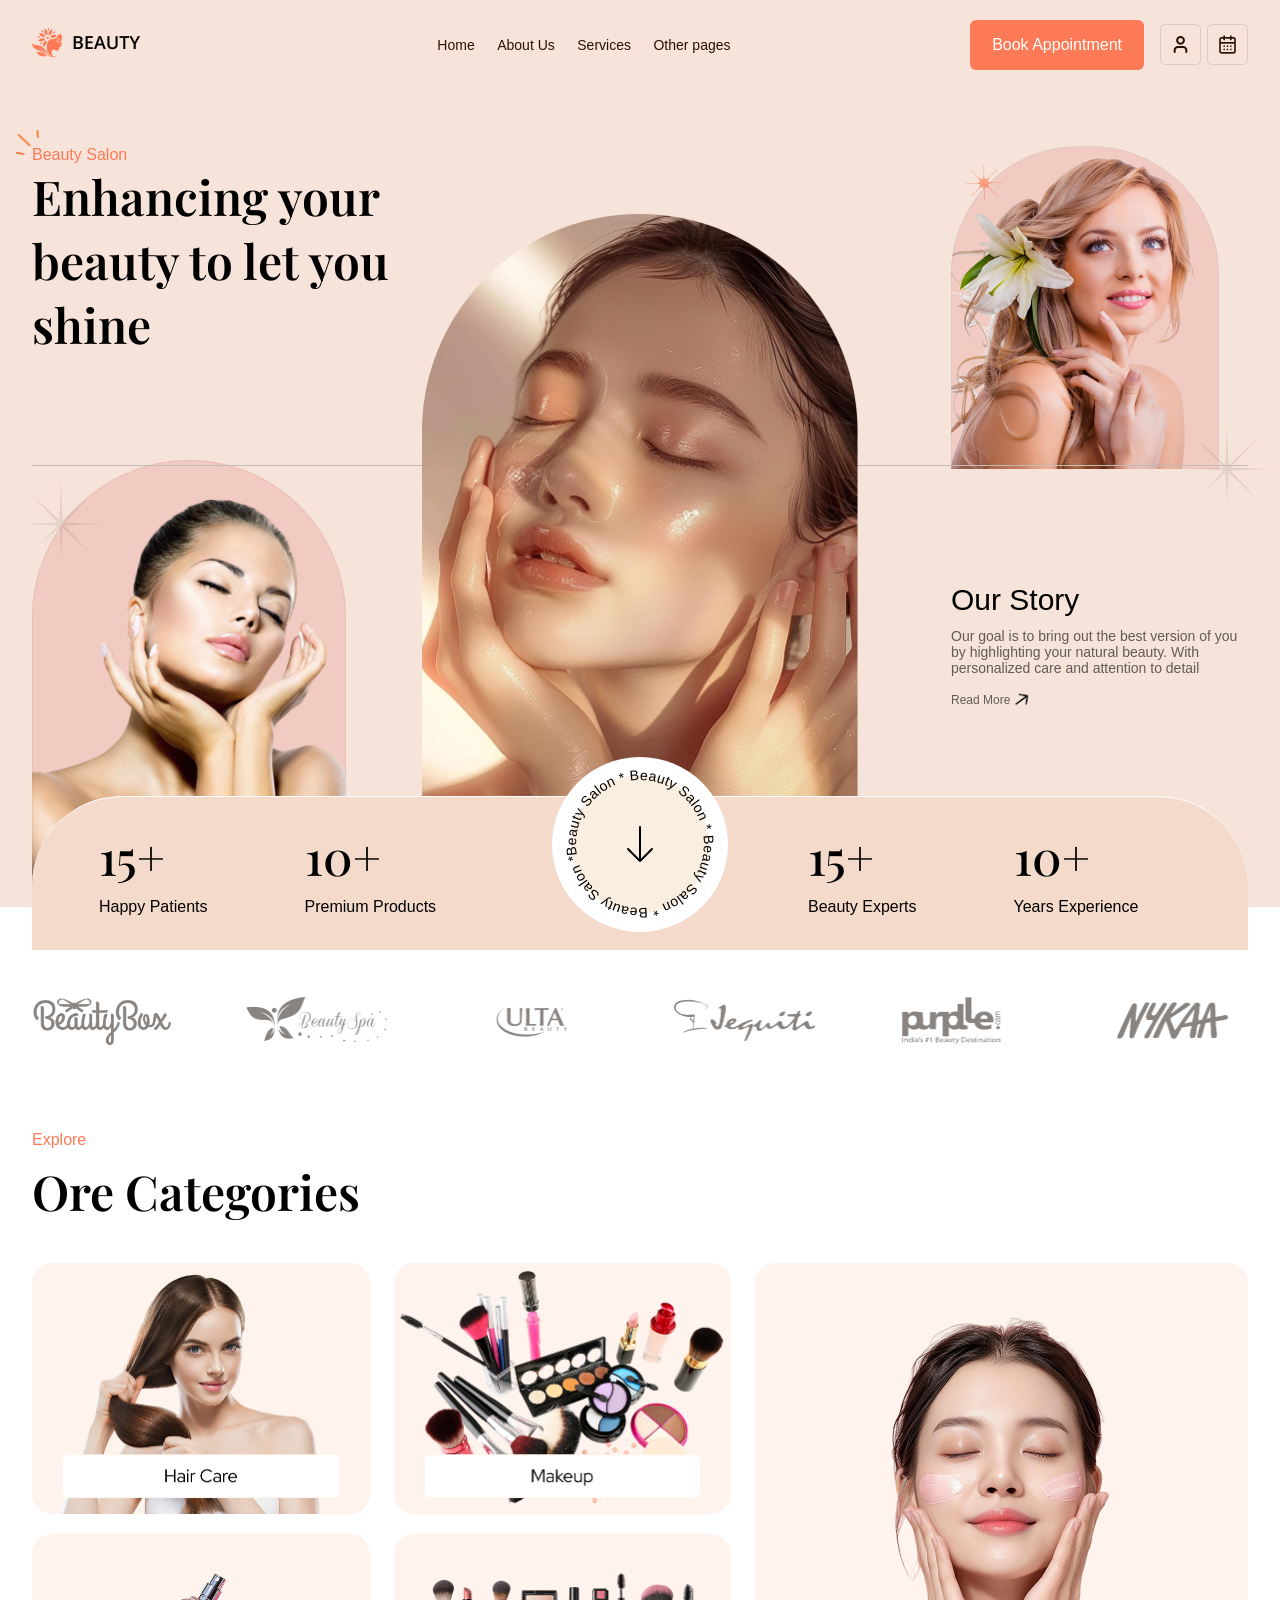
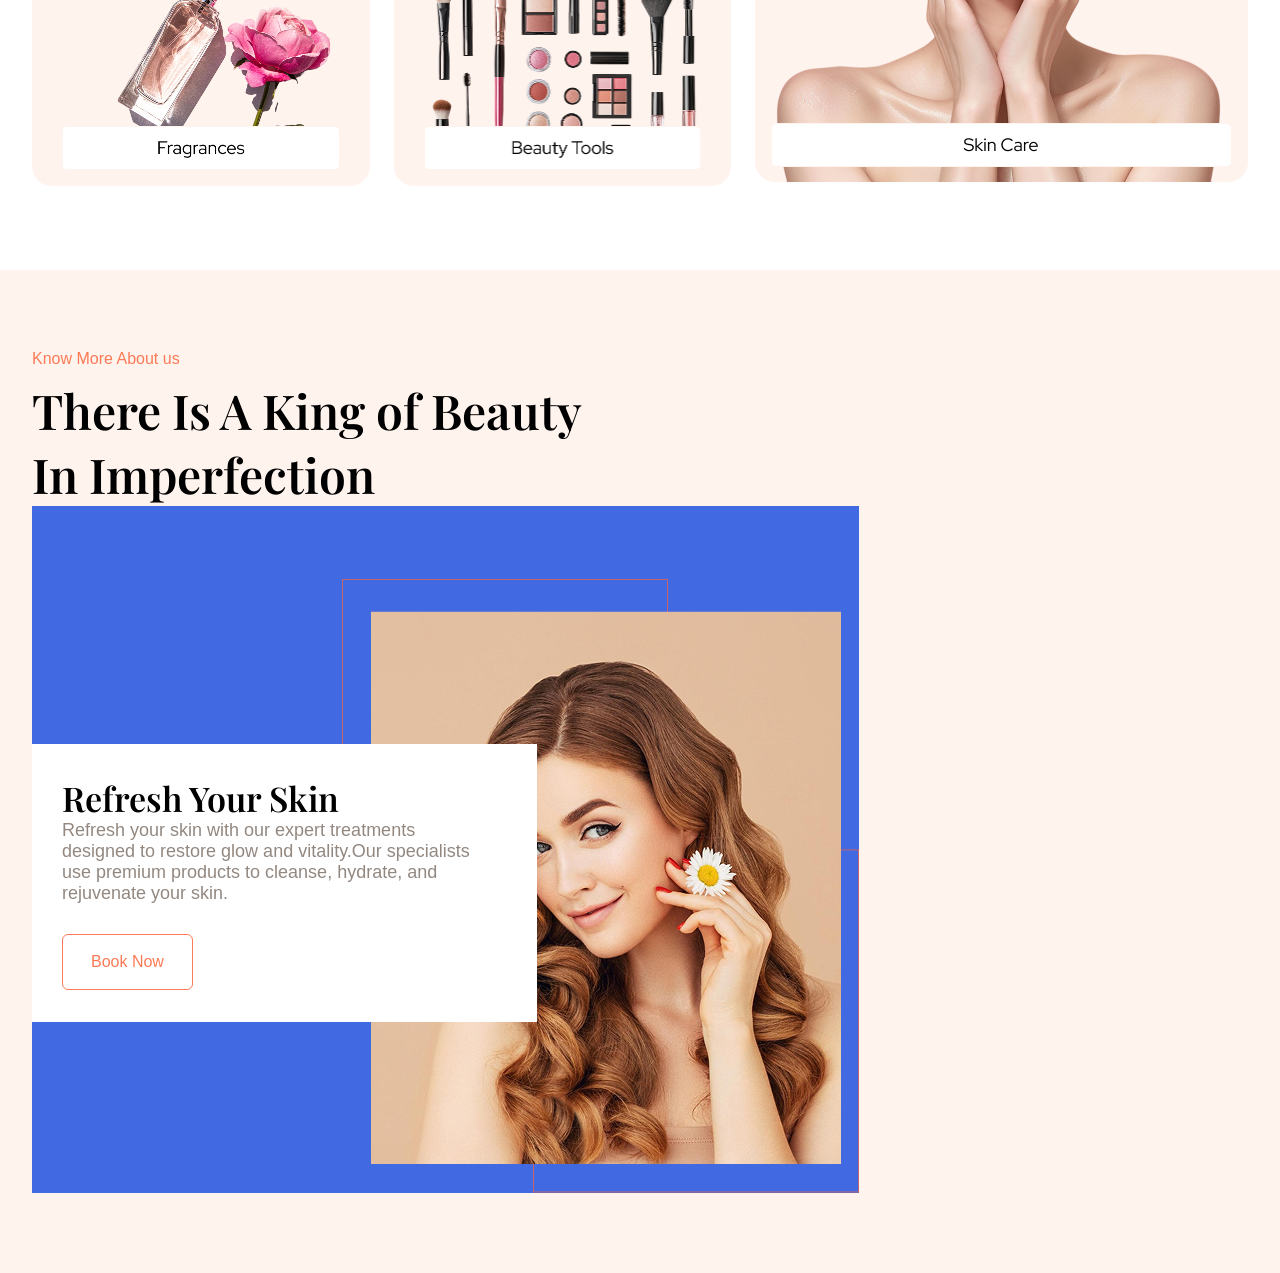
<file: index.html>
<!DOCTYPE html>
<html lang="en">

<head>
    <meta charset="UTF-8">
    <meta name="viewport" content="width=device-width, initial-scale=1.0">
    <link rel="stylesheet" href="./style.css">
    <link rel="stylesheet" href="./responsive.css">
    <title>Document</title>
</head>

<body>

    <header>
        <div class="container">
            <nav>
                <div class="logo-box">
                    <img class="logo" src="./logo folder/Logo.png" alt="" logo>
                </div>
                <div class="nav-btn">
                    <ul class="red-hat-font">
                        <li><a href="./index.html">Home</a></li>
                        <li><a href="#">About Us</a></li>
                        <li><a href="#">Services</a></li>
                        <li><a href="#">Other pages</a></li>
                    </ul>
                </div>
                <div class="nav-book-box">
                    <div class="red-hat-font book-btn"> Book Appointment</div>
                    <div class="nav-book-icon-box">
                        <img src="./logo folder/book-img1.png" alt="logo">
                        <img src="./logo folder/book-img2.png" alt="logo">
                    </div>
                </div>
                <div>
                    <img class="menu-btn" src="./logo folder/menu.png" alt="">
                </div>
            </nav>
        </div>
    </header>

    <!-- =============main page ============= -->

    <section class="sec-1">
        <div class="container">
            <div class="main-page">
                <div class="banner-left">
                    <div class="main-flex-box1">
                        <div class="flex-box1-content ">

                            <div class="common-p">
                                <img src="./logo folder/Bg (2).png" alt="floting">
                                <span class="hero-p-text">Beauty Salon</span>
                            </div>
                            <span class="hero-h1-text common-h1">Enhancing your beauty to let you shine</span>

                        </div>
                        <div class="img-flex1-box">
                            <img class="img-flex1" src="./images folder/grid1-img.png" alt="">
                            <img class="start-bg" src="./logo folder/Vector-star.png" alt="">
                        </div>
                    </div>
                    <div class="main-flex-box2">
                        <img class="img-flex1-2" src="./images folder/grid1-img.png" alt>
                        <img class="img-flex2-1" src="./images folder/grid2-img.png" alt="">
                    </div>
                </div>
                <div class="main-flex-box3">
                    <div class="flex3-img-box">
                        <img class="start-bg2" src="./logo folder/Vector-star.png" alt="">
                        <img class="img-flex3" src="./images folder/grind-img3.png" alt="">
                    </div>
                    <div class="flex-box3-content"></div>
                    <div class="flex-box3-content">
                        <h1>Our Story</h1>
                        <p>Our goal is to bring out the best version of you by highlighting your natural beauty. With
                            personalized care and attention to detail</p>

                        <div class="read-more-box">
                            <p>Read More</p>
                            <img src="./logo folder/read-more.png" alt="read-more">
                        </div>
                    </div>
                </div>
                <div class="main-pg-bar">
                    <div class="rounded-logo flex-center-class">
                        <div class="rounded-logo-mini ">
                            <div class="salon-badge">
                                <svg width="154" height="154" viewBox="0 0 154 154">
                                    <path id="curve" fill="none" d="
            M 13, 77
            a 64,64 0 1,1 128,0
            a 64,64 0 1,1 -128,0
        " />

                                    <text class="text">
                                        <textPath href="#curve" textLength="402" lengthAdjust="spacing">Beauty Salon *
                                            Beauty Salon * Beauty Salon * Beauty Salon * </textPath>
                                    </text>

                                    <path class="arrow" d="M 77 60 L 77 94 M 65 82 L 77 94 L 89 82" fill="none"
                                        stroke="#000" stroke-width="2" stroke-linecap="round" stroke-linejoin="round" />
                                </svg>
                            </div>
                        </div>
                    </div>
                    <div class="bar-bg flex ">
                        <div class="bar-left-contentbox flex">
                            <div class="left-contentbox1 common-bar-box common-bar-box">
                                <h1>15+</h1>
                                <p class="red-hat-font">Happy Patients</p>
                            </div>
                            <div class="left-contentbox2 common-bar-box">
                                <h1>10+</h1>
                                <p class="red-hat-font">Premium Products</p>
                            </div>
                        </div>
                        <div class="bar-right-contentbox flex">
                            <div class="right-contentbox1 common-bar-box">
                                <h1>15+</h1>
                                <p class="red-hat-font">Beauty Experts</p>
                            </div>
                            <div class="right-contentbox2 common-bar-box">
                                <h1>10+</h1>
                                <p class="red-hat-font">Years Experience</p>
                            </div>
                        </div>
                    </div>
                </div>
            </div>
        </div>
        <div class="main-page-bg">

        </div>
    </section>

    <section class="hero-brands">
        <div class="container">
            <div class="brand-main-box">
                <div class="brand-logo-box">
                    <img class="brand-logo f1" src="./logo folder/brandlogo1.png" alt="s">
                    <img class="brand-logo f2" src="./logo folder/brandlogo2.png" alt="s">
                    <img class="brand-logo f3" src="./logo folder/brandlogo3.png" alt="s">
                    <img class="brand-logo f4" src="./logo folder/brandlogo4.png" alt="s">
                    <img class="brand-logo f5" src="./logo folder/brandlogo5.png" alt="s">
                    <img class="brand-logo f6" src="./logo folder/brandlogo6.png" alt="s">

                </div>
                <div aria-hidden class="brand-logo-box">
                    <img class="brand-logo g1" src="./logo folder/brandlogo1.png" alt="s">
                    <img class="brand-logo g2" src="./logo folder/brandlogo2.png" alt="s">
                    <img class="brand-logo g3" src="./logo folder/brandlogo3.png" alt="s">
                    <img class="brand-logo g4" src="./logo folder/brandlogo4.png" alt="s">
                    <img class="brand-logo g5" src="./logo folder/brandlogo5.png" alt="s">
                    <img class="brand-logo g6" src="./logo folder/brandlogo6.png" alt="s">

                </div>
            </div>
        </div>
    </section>

    <section class="sec-2">
        <div class="container">
            <div class="categorie flex-column">
                <div class="categorie-content-box flex-column">
                   <span class="categorie-p common-p">Explore</span>
                    <span class="categorie-h1 common-h1 block">Ore Categories</span>
                </div>
                <div class="categorie-grid flex">
                    <div class="categorie-grid-box1">
                        <div class="c-g-box1-1 cg-box">
                            <img src="./images folder/8.png" alt="">
                        </div>
                        <div class="c-g-box1-2 cg-box">
                            <img src="./images folder/6.png" alt="">
                        </div>
                        <div class="c-g-box1-3 cg-box">
                            <img src="./images folder/7.png" alt="">
                        </div>
                        <div class="c-g-box1-4 cg-box">
                            <img src="./images folder/5.png" alt="">
                        </div>
                       
                    </div>
                    <div class="categorie-grid-box2">
                        <img src="./images folder/sec-2img1.png" alt="">
                    </div>
                </div>
            </div>
        </div>
    </section>

    <section class="sec-3">
        <div class="container">
            <div class="about-us">
                <div class="about-content-box flex-column">
                    <span class="common-p about-p">Know More About us</span>
                    <span class="common-h1 block">There Is A King of Beauty In Imperfection</span>
                </div>
                <div class="about-main-box flex">
                    <div class="about-main-primary">
                        <div class="about-primary-content-box flex-columnq">
                            <h1 class="common-h1">Refresh Your Skin</h1>
                            <p class="common-p">Refresh your skin with our expert treatments designed to restore glow and vitality.Our specialists use premium products to cleanse, hydrate, and rejuvenate your skin.</p>
                            <button class="common-btn">Book Now</button>
                        </div>
                        <img class="about-primary-img" src="./images folder/04.png" alt="">
                    </div>
                    <div class="about-secondary-primary"></div>
                </div>
            </div>
        </div>
    </section>

</body>

</html>
</file>
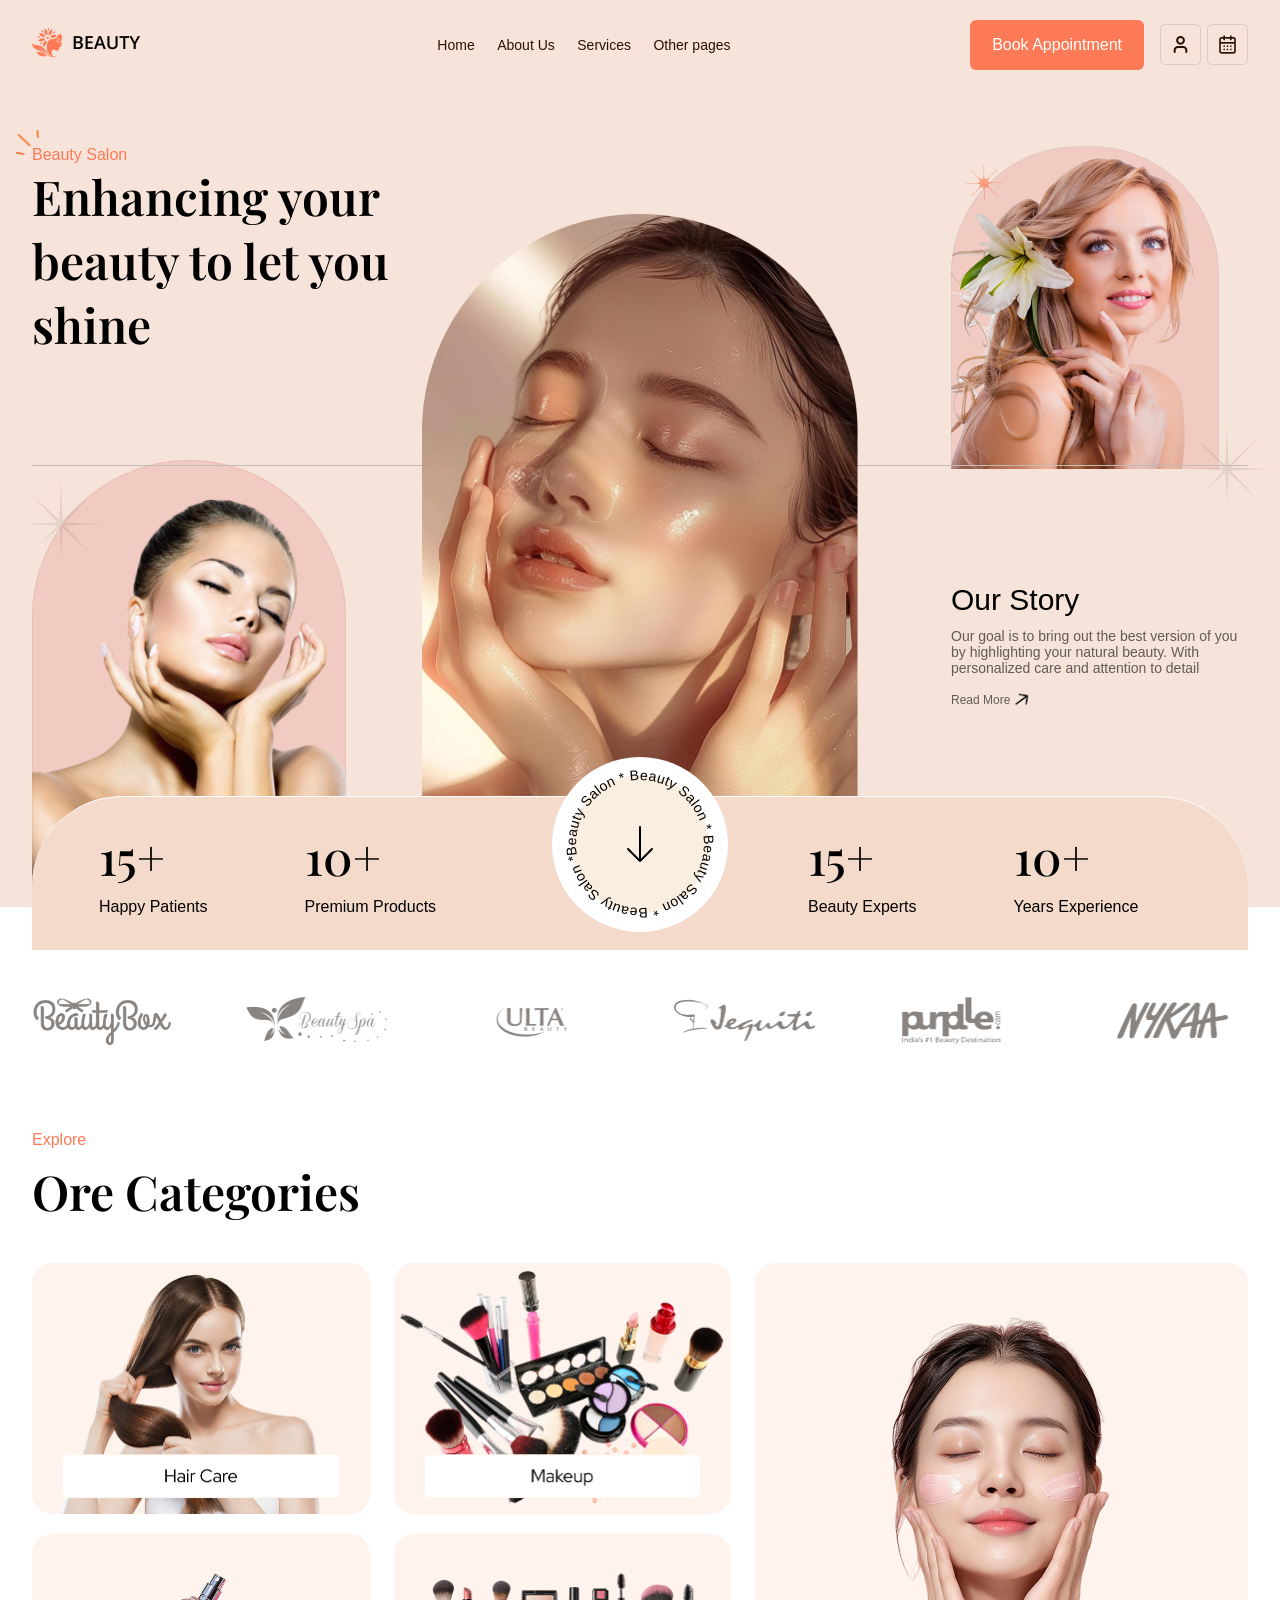
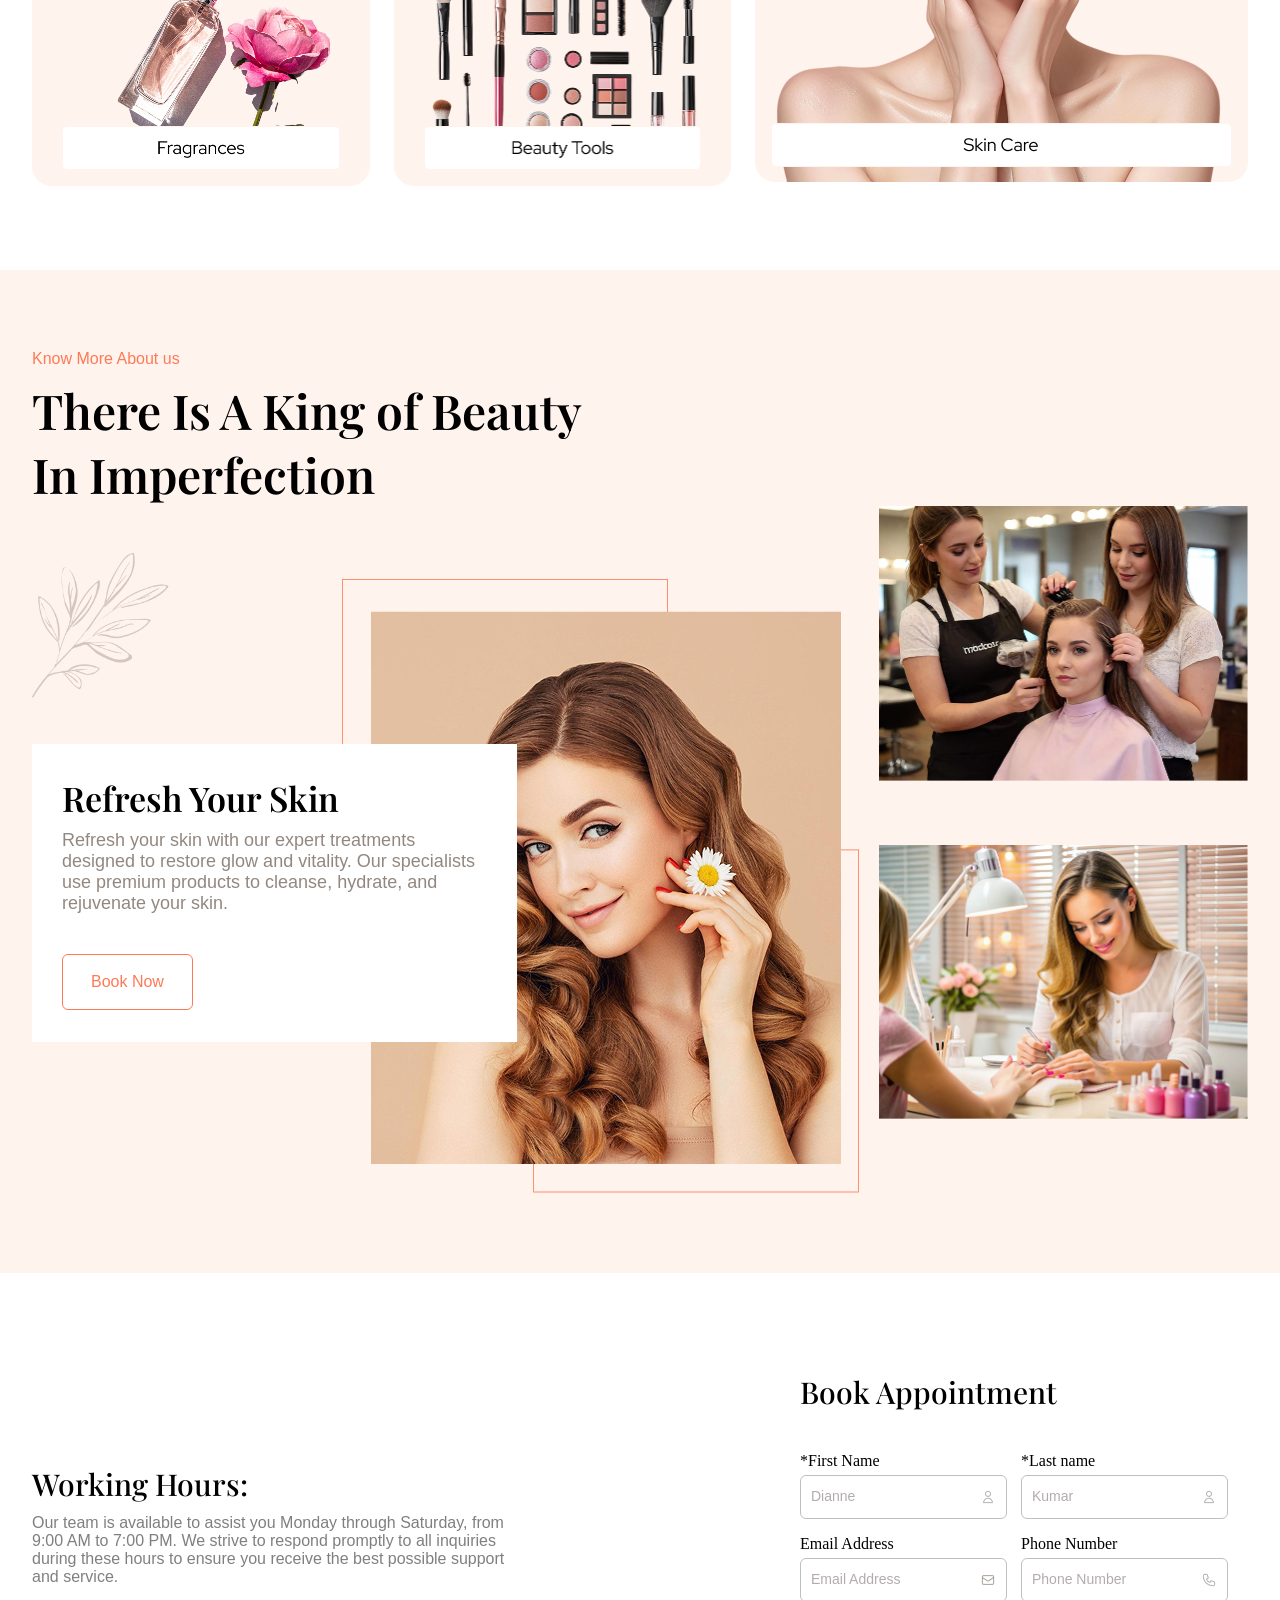
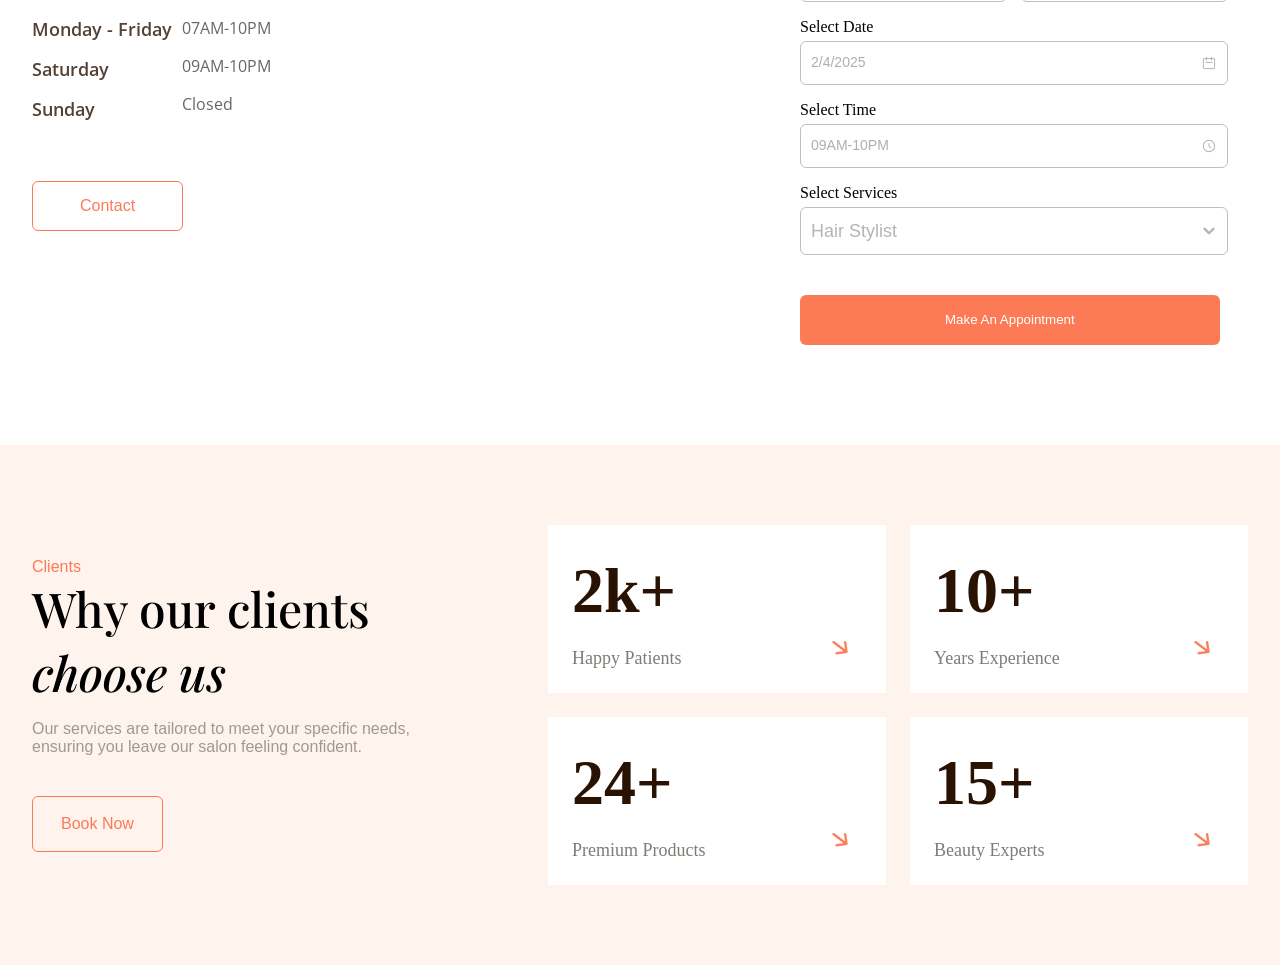
<file: 5 may/index.html>
<!DOCTYPE html>
<html lang="en">

<head>
    <meta charset="UTF-8">
    <meta name="viewport" content="width=device-width, initial-scale=1.0">
    <link rel="stylesheet" href="./style.css">
    <link rel="stylesheet" href="./responsive.css">
    <title>Document</title>
</head>

<body>

    <header>
        <div class="container">
            <nav>
                <div class="logo-box">
                    <img class="logo" src="./logo folder/Logo.png" alt="" logo>
                </div>
                <div class="nav-btn">
                    <ul class="red-hat-font">
                        <li><a href="./index.html">Home</a></li>
                        <li><a href="#">About Us</a></li>
                        <li><a href="#">Services</a></li>
                        <li><a href="#">Other pages</a></li>
                    </ul>
                </div>
                <div class="nav-book-box">
                    <div class="red-hat-font book-btn"> Book Appointment</div>
                    <div class="nav-book-icon-box">
                        <img src="./logo folder/book-img1.png" alt="logo">
                        <img src="./logo folder/book-img2.png" alt="logo">
                    </div>
                </div>
                <div>
                    <img class="menu-btn" src="./logo folder/menu.png" alt="">
                </div>
            </nav>
        </div>
    </header>

    <!-- =============main page ============= -->

    <section class="sec-1">
        <div class="container">
            <div class="main-page">
                <div class="banner-left">
                    <div class="main-flex-box1">
                        <div class="flex-box1-content ">

                            <div class="common-p">
                                <img src="./logo folder/Bg (2).png" alt="floting">
                                <span class="hero-p-text">Beauty Salon</span>
                            </div>
                            <span class="hero-h1-text common-h1">Enhancing your beauty to let you shine</span>

                        </div>
                        <div class="img-flex1-box">
                            <img class="img-flex1" src="./images folder/grid1-img.png" alt="">
                            <img class="start-bg" src="./logo folder/Vector-star.png" alt="">
                        </div>
                    </div>
                    <div class="main-flex-box2">
                        <img class="img-flex1-2" src="./images folder/grid1-img.png" alt>
                        <img class="img-flex2-1" src="./images folder/grid2-img.png" alt="">
                    </div>
                </div>
                <div class="main-flex-box3">
                    <div class="flex3-img-box">
                        <img class="start-bg2" src="./logo folder/Vector-star.png" alt="">
                        <img class="img-flex3" src="./images folder/grind-img3.png" alt="">
                    </div>
                    <div class="flex-box3-content"></div>
                    <div class="flex-box3-content">
                        <h1>Our Story</h1>
                        <p>Our goal is to bring out the best version of you by highlighting your natural beauty. With
                            personalized care and attention to detail</p>

                        <div class="read-more-box">
                            <p>Read More</p>
                            <img src="./logo folder/read-more.png" alt="read-more">
                        </div>
                    </div>
                </div>
                <div class="main-pg-bar">
                    <div class="rounded-logo flex-center-class">
                        <div class="rounded-logo-mini ">
                            <div class="salon-badge">
                                <svg width="154" height="154" viewBox="0 0 154 154">
                                    <path id="curve" fill="none" d="
            M 13, 77
            a 64,64 0 1,1 128,0
            a 64,64 0 1,1 -128,0
        " />

                                    <text class="text">
                                        <textPath href="#curve" textLength="402" lengthAdjust="spacing">Beauty Salon *
                                            Beauty Salon * Beauty Salon * Beauty Salon * </textPath>
                                    </text>

                                    <path class="arrow" d="M 77 60 L 77 94 M 65 82 L 77 94 L 89 82" fill="none"
                                        stroke="#000" stroke-width="2" stroke-linecap="round" stroke-linejoin="round" />
                                </svg>
                            </div>
                        </div>
                    </div>
                    <div class="bar-bg flex ">
                        <div class="bar-left-contentbox flex">
                            <div class="left-contentbox1 common-bar-box common-bar-box">
                                <h1>15+</h1>
                                <p class="red-hat-font">Happy Patients</p>
                            </div>
                            <div class="left-contentbox2 common-bar-box">
                                <h1>10+</h1>
                                <p class="red-hat-font">Premium Products</p>
                            </div>
                        </div>
                        <div class="bar-right-contentbox flex">
                            <div class="right-contentbox1 common-bar-box">
                                <h1>15+</h1>
                                <p class="red-hat-font">Beauty Experts</p>
                            </div>
                            <div class="right-contentbox2 common-bar-box">
                                <h1>10+</h1>
                                <p class="red-hat-font">Years Experience</p>
                            </div>
                        </div>
                    </div>
                </div>
            </div>
        </div>
        <div class="main-page-bg">

        </div>
    </section>

    <section class="hero-brands">
        <div class="container">
            <div class="brand-main-box">
                <div class="brand-logo-box">
                    <img class="brand-logo f1" src="./logo folder/brandlogo1.png" alt="s">
                    <img class="brand-logo f2" src="./logo folder/brandlogo2.png" alt="s">
                    <img class="brand-logo f3" src="./logo folder/brandlogo3.png" alt="s">
                    <img class="brand-logo f4" src="./logo folder/brandlogo4.png" alt="s">
                    <img class="brand-logo f5" src="./logo folder/brandlogo5.png" alt="s">
                    <img class="brand-logo f6" src="./logo folder/brandlogo6.png" alt="s">

                </div>
                <div aria-hidden class="brand-logo-box">
                    <img class="brand-logo g1" src="./logo folder/brandlogo1.png" alt="s">
                    <img class="brand-logo g2" src="./logo folder/brandlogo2.png" alt="s">
                    <img class="brand-logo g3" src="./logo folder/brandlogo3.png" alt="s">
                    <img class="brand-logo g4" src="./logo folder/brandlogo4.png" alt="s">
                    <img class="brand-logo g5" src="./logo folder/brandlogo5.png" alt="s">
                    <img class="brand-logo g6" src="./logo folder/brandlogo6.png" alt="s">

                </div>
            </div>
        </div>
    </section>

    <section class="sec-2">
        <div class="container">
            <div class="categorie flex-column">
                <div class="categorie-content-box flex-column">
                    <span class="categorie-p common-p">Explore</span>
                    <span class="categorie-h1 common-h1 block">Ore Categories</span>
                </div>
                <div class="categorie-grid flex">
                    <div class="categorie-grid-box1">
                        <div class="c-g-box1-1 cg-box">
                            <img src="./images folder/8.png" alt="">
                        </div>
                        <div class="c-g-box1-2 cg-box">
                            <img src="./images folder/6.png" alt="">
                        </div>
                        <div class="c-g-box1-3 cg-box">
                            <img src="./images folder/7.png" alt="">
                        </div>
                        <div class="c-g-box1-4 cg-box">
                            <img src="./images folder/5.png" alt="">
                        </div>

                    </div>
                    <div class="categorie-grid-box2">
                        <img src="./images folder/sec-2img1.png" alt="">
                    </div>
                </div>
            </div>
        </div>
    </section>

    <section class="sec-3">
        <div class="container">
            <div class="about-us">
                <div class="about-content-box flex-column">
                    <span class="common-p about-p">Know More About us</span>
                    <span class="common-h1 block">There Is A King of Beauty In Imperfection</span>
                </div>
                <div class="about-main-box flex">
                    <div class="about-main-primary">
                        <img class="sec3-leaf" src="./images folder/sec3-leaf.png" alt="leaf">
                        <div class="about-primary-content-box flex-column">
                            <h1 class="common-h1">Refresh Your Skin</h1>
                            <p class="common-p">Refresh your skin with our expert treatments designed to restore glow
                                and vitality. <span class="second-line"> Our specialists use premium products to
                                    cleanse, hydrate, and rejuvenate your skin.</span></p>
                            <button class="common-btn">Book Now</button>
                        </div>
                        <img class="about-primary-img" src="./images folder/04.png" alt="">
                    </div>
                    <div class="about-main-flex2 flex-column">
                        <img src="./images folder/03.png" alt="d">
                        <img src="./images folder/02.png" alt="s">
                    </div>
                </div>
            </div>
        </div>
    </section>

    <section class="sec-4">
        <div class="container">
            <div class="form-secion flex">
                <div class="form-section-content flex-column">
                    <span class="form-content-h1 common-h1">Working Hours:</span>
                    <span class="form-content-p common-p">Our team is available to assist you Monday through Saturday,
                        from 9:00 AM to 7:00 PM. We strive to respond promptly to all inquiries during these hours to
                        ensure you receive the best possible support and service.</span>

                    <div class="form-time-table flex">
                        <div class="ftt-week">
                            <ul class="Open-Sans-font flex-column">
                                <li>Monday - Friday</li>
                                <li>Saturday</li>
                                <li>Sunday</li>
                            </ul>
                        </div>
                        <div class="ftt-time">
                            <ul class="Open-Sans-font flex-column">
                                <li>07AM-10PM</li>
                                <li>09AM-10PM</li>
                                <li>Closed</li>
                            </ul>
                        </div>
                    </div>
                    <button class="form-content-btn common-btn">Contact </button>

                </div>

                <div class="form-box flex-column">
                    <div class="form-head playfair-font">Book Appointment</div>
                    <div class="form-main">
                        <form action="">
                            <div class="form-box1 f-box"> *First Name
                                <div class="input-box1 input-box">
                                    <input type="text" placeholder="Dianne">
                                    <img src="./logo folder/input1.png" alt="i">
                                </div>
                            </div>
                            <div class="form-box2 f-box">*Last name
                                <div class="input-box2 input-box">
                                    <input type="text" placeholder="Kumar">
                                    <img src="./logo folder/input1.png" alt="i">
                                </div>
                            </div>
                            <div class="form-box3 f-box">Email Address
                                <div class="input-box3 input-box">
                                    <input type="email" placeholder="Email Address">
                                    <img src="./logo folder/input3.png" alt="i">
                                </div>
                            </div>
                            <div class="form-box4 f-box">Phone Number
                                <div class="input-box4 input-box">
                                    <input type="number" placeholder="Phone Number">
                                    <img src="./logo folder/input4.png" alt="i">
                                </div>
                            </div>
                            <div class="form-box5 f-box">Select Date
                                <div class="input-box5 input-box">
                                    <input type="text" placeholder="2/4/2025">
                                    <img src="./logo folder/input5.png" alt="i">
                                </div>
                            </div>
                            <div class="form-box6 f-box">Select Time
                                <div class="input-box6 input-box">
                                    <input type="text" placeholder="09AM-10PM">
                                    <img src="./logo folder/input6.png" alt="inputimg">
                                </div>
                            </div>
                            <div class="form-box7 f-box">Select Services
                                <div class="input-box7 input-box">
                                    <select>
                                        <option value="" disabled selected hidden>Hair Stylist</option>
                                        <option value="hair">Hair Stylist</option>
                                        <option value="makeup">Makeup Artist</option>
                                    </select>
                                    <img src="./logo folder/input7.png" alt="inputimg">
                                </div>
                            </div>
                        </form>
                    </div>
                    <div class="form-btn-primary">
                        <button class="red-hat-font">Make An Appointment</button>
                    </div>
                </div>

            </div>
        </div>
    </section>

    <section class="sec-5">
        <div class="container">
            <div class="client-container flex">
                <div class="client-content-box flex-column">
                    <span class="client-p common-p">Clients</span>
                    <span class="client-h1 common-h1">Why our clients<i> choose us</i> </span>
                    <span class="common-p client-bio">Our services are tailored to meet your specific needs, ensuring
                        you leave our salon feeling confident.</span>
                    <button class="client-btn common-btn">Book Now</button>
                </div>
                <div class="client-cards">
                    <div class="client-card1 c-card">
                        <div class="client-card-left">
                            <h1>2k+</h1>
                            <p>Happy Patients</p>
                        </div>
                        <div class="client-card-right"> <img src="./logo folder/client-arow.png" alt="arow"></div>
                    </div>

                    <div class="client-card2 c-card">
                        <div class="client-card-left">
                            <h1>10+</h1>
                            <p>Years Experience</p>
                        </div>
                        <div class="client-card-right"> <img src="./logo folder/client-arow.png" alt="arow"></div>
                    </div>

                    <div class="client-card3 c-card">
                        <div class="client-card-left">
                            <h1>24+</h1>
                            <p>Premium Products</p>
                        </div>
                        <div class="client-card-right"> <img src="./logo folder/client-arow.png" alt="arow"></div>
                    </div>

                    <div class="client-card4 c-card">
                        <div class="client-card-left">
                            <h1>15+</h1>
                            <p>Beauty Experts</p>
                        </div>
                        <div class="client-card-right"> <img src="./logo folder/client-arow.png" alt="arow"></div>
                    </div>
                </div>
                <button class="client-overhide-btn common-btn">Book Now</button>
            </div>
        </div>
    </section>

</body>

</html>
</file>
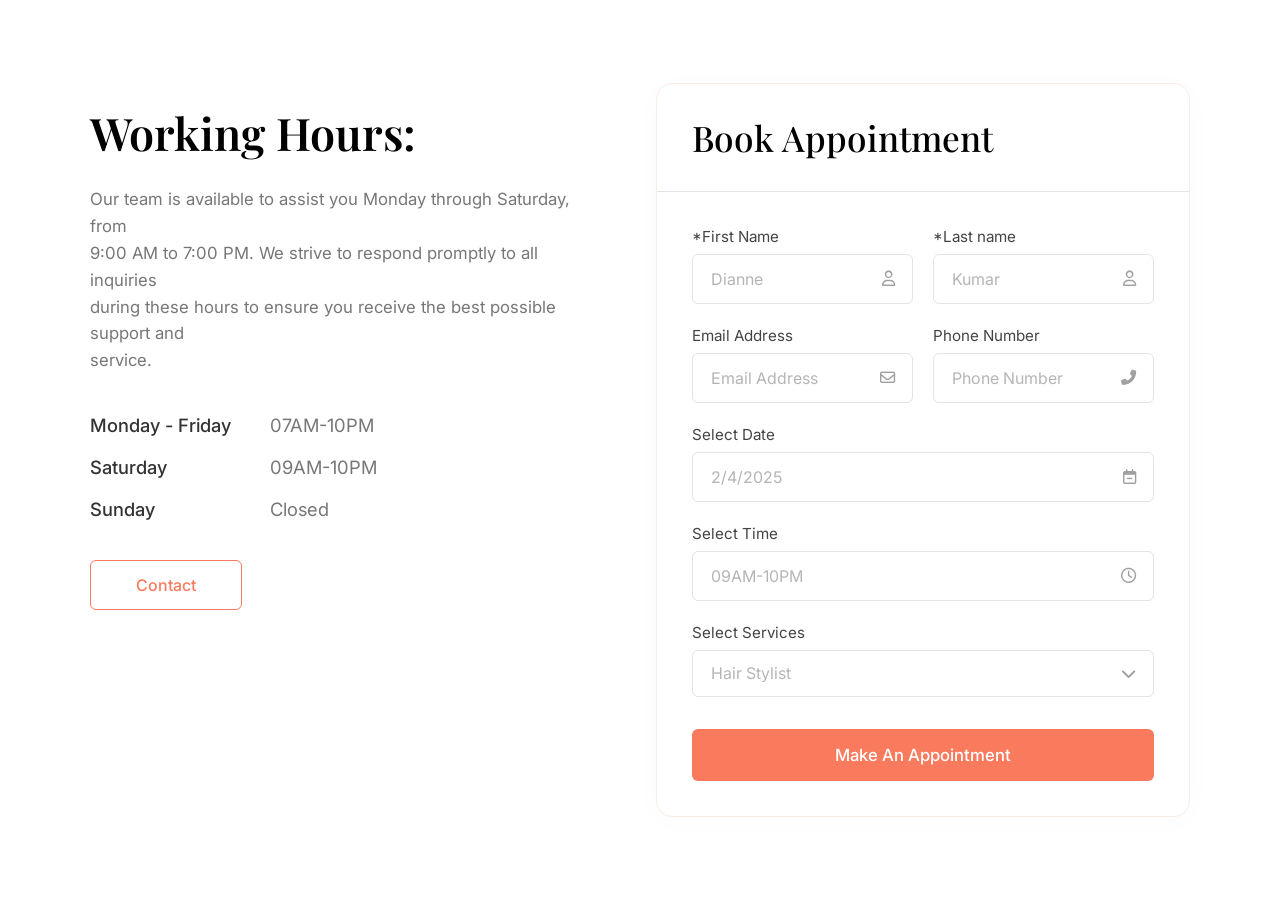
<file: 5 may/df.html>
<!DOCTYPE html>
<html lang="en">
<head>
    <meta charset="UTF-8">
    <meta name="viewport" content="width=device-width, initial-scale=1.0">
    <title>Appointment Booking</title>
    
    <!-- Fonts -->
    <link rel="preconnect" href="https://fonts.googleapis.com">
    <link rel="preconnect" href="https://fonts.gstatic.com" crossorigin>
    <link href="https://fonts.googleapis.com/css2?family=Inter:wght@400;500&family=Playfair+Display:wght@500;600&display=swap" rel="stylesheet">
    
    <!-- Icons -->
    <link rel="stylesheet" href="https://cdnjs.cloudflare.com/ajax/libs/font-awesome/6.4.0/css/all.min.css">

    <style>
        :root {
            --primary: #fa7a5e;
            --primary-hover: #e56a4f;
            --text-dark: #222222;
            --text-light: #777777;
            --border-color: #e4e4e4;
            --card-border: #fcece8;
            --bg-color: #ffffff;
            --font-serif: 'Playfair Display', serif;
            --font-sans: 'Inter', sans-serif;
        }

        * {
            margin: 0;
            padding: 0;
            box-sizing: border-box;
        }

        body {
            font-family: var(--font-sans);
            background-color: var(--bg-color);
            color: var(--text-dark);
            display: flex;
            justify-content: center;
            align-items: center;
            min-height: 100vh;
            padding: 40px 20px;
        }

        .container {
            display: flex;
            max-width: 1100px;
            width: 100%;
            gap: 80px;
            align-items: flex-start;
        }

        /* --- Left Section (Info) --- */
        .info-section {
            flex: 1;
            padding-top: 20px;
        }

        .info-section h1 {
            font-family: var(--font-serif);
            font-size: 2.8rem;
            font-weight: 600;
            margin-bottom: 24px;
            color: #000;
        }

        .description {
            color: var(--text-light);
            line-height: 1.6;
            font-size: 1.05rem;
            margin-bottom: 40px;
        }

        .schedule {
            display: flex;
            flex-direction: column;
            gap: 20px;
            margin-bottom: 40px;
        }

        .schedule-row {
            display: flex;
            font-size: 1.15rem;
        }

        .day {
            font-weight: 500;
            color: #333;
            width: 180px;
        }

        .time {
            color: var(--text-light);
            font-weight: 400;
        }

        .btn {
            font-family: var(--font-sans);
            font-size: 1rem;
            font-weight: 500;
            border-radius: 6px;
            cursor: pointer;
            transition: all 0.3s ease;
            text-align: center;
        }

        .btn-outline {
            background: transparent;
            color: var(--primary);
            border: 1px solid var(--primary);
            padding: 14px 45px;
        }

        .btn-outline:hover {
            background: #fff5f2;
        }

        /* --- Right Section (Form) --- */
        .form-section {
            flex: 1.1;
        }

        .form-card {
            background: var(--bg-color);
            border: 1px solid var(--card-border);
            border-radius: 16px;
            box-shadow: 0 4px 30px rgba(0, 0, 0, 0.02);
            overflow: hidden;
        }

        .form-header {
            padding: 30px 35px;
            border-bottom: 1px solid var(--border-color);
        }

        .form-header h2 {
            font-family: var(--font-serif);
            font-size: 2.2rem;
            font-weight: 500;
            color: #000;
        }

        .appointment-form {
            padding: 35px;
            display: flex;
            flex-direction: column;
            gap: 22px;
        }

        .input-row {
            display: flex;
            gap: 20px;
        }

        .input-group {
            display: flex;
            flex-direction: column;
            flex: 1;
            gap: 8px;
        }

        .input-group label {
            font-size: 0.95rem;
            color: #444;
        }

        .input-wrapper {
            position: relative;
            display: flex;
            align-items: center;
        }

        .input-wrapper input,
        .input-wrapper select {
            width: 100%;
            padding: 14px 45px 14px 18px;
            border: 1px solid var(--border-color);
            border-radius: 6px;
            font-family: var(--font-sans);
            font-size: 1rem;
            color: var(--text-dark);
            outline: none;
            transition: border-color 0.2s ease;
            background: #fff;
        }

        .input-wrapper input::placeholder {
            color: #b5b5b5;
        }

        .input-wrapper input:focus,
        .input-wrapper select:focus {
            border-color: var(--primary);
        }

        .input-wrapper i {
            position: absolute;
            right: 18px;
            color: #a0a0a0;
            pointer-events: none;
            font-size: 0.95rem;
        }

        /* Select Dropdown Styling */
        .input-wrapper select {
            appearance: none;
            -webkit-appearance: none;
            -moz-appearance: none;
            color: #b5b5b5; /* Matches placeholder text color for exact look */
            cursor: pointer;
        }

        .btn-primary {
            background: var(--primary);
            color: #ffffff;
            border: none;
            padding: 16px;
            width: 100%;
            font-size: 1.05rem;
            border-radius: 6px;
            margin-top: 10px;
        }

        .btn-primary:hover {
            background: var(--primary-hover);
        }

        /* --- Responsive Design --- */
        @media (max-width: 900px) {
            .container {
                flex-direction: column;
                gap: 50px;
            }
            .info-section, .form-section {
                width: 100%;
            }
            .input-row {
                flex-direction: column;
                gap: 22px;
            }
        }
    </style>
</head>
<body>

    <div class="container">
        <!-- Left Information Section -->
        <div class="info-section">
            <h1>Working Hours:</h1>
            <p class="description">Our team is available to assist you Monday through Saturday, from<br>9:00 AM to 7:00 PM. We strive to respond promptly to all inquiries<br>during these hours to ensure you receive the best possible support and<br>service.</p>
            
            <div class="schedule">
                <div class="schedule-row">
                    <span class="day">Monday - Friday</span>
                    <span class="time">07AM-10PM</span>
                </div>
                <div class="schedule-row">
                    <span class="day">Saturday</span>
                    <span class="time">09AM-10PM</span>
                </div>
                <div class="schedule-row">
                    <span class="day">Sunday</span>
                    <span class="time">Closed</span>
                </div>
            </div>

            <button class="btn btn-outline">Contact</button>
        </div>

        <!-- Right Form Section -->
        <div class="form-section">
            <div class="form-card">
                <div class="form-header">
                    <h2>Book Appointment</h2>
                </div>
                
                <form class="appointment-form" onsubmit="event.preventDefault();">
                    <!-- First & Last Name -->
                    <div class="input-row">
                        <div class="input-group">
                            <label>*First Name</label>
                            <div class="input-wrapper">
                                <input type="text" placeholder="Dianne">
                                <i class="far fa-user"></i>
                            </div>
                        </div>
                        <div class="input-group">
                            <label>*Last name</label>
                            <div class="input-wrapper">
                                <input type="text" placeholder="Kumar">
                                <i class="far fa-user"></i>
                            </div>
                        </div>
                    </div>

                    <!-- Email & Phone -->
                    <div class="input-row">
                        <div class="input-group">
                            <label>Email Address</label>
                            <div class="input-wrapper">
                                <input type="email" placeholder="Email Address">
                                <i class="far fa-envelope"></i>
                            </div>
                        </div>
                        <div class="input-group">
                            <label>Phone Number</label>
                            <div class="input-wrapper">
                                <input type="tel" placeholder="Phone Number">
                                <i class="fas fa-phone-alt"></i>
                            </div>
                        </div>
                    </div>

                    <!-- Date -->
                    <div class="input-group">
                        <label>Select Date</label>
                        <div class="input-wrapper">
                            <input type="text" placeholder="2/4/2025">
                            <i class="far fa-calendar-minus"></i>
                        </div>
                    </div>

                    <!-- Time -->
                    <div class="input-group">
                        <label>Select Time</label>
                        <div class="input-wrapper">
                            <input type="text" placeholder="09AM-10PM">
                            <i class="far fa-clock"></i>
                        </div>
                    </div>

                    <!-- Services -->
                    <div class="input-group">
                        <label>Select Services</label>
                        <div class="input-wrapper">
                            <select>
                                <option value="" disabled selected hidden>Hair Stylist</option>
                                <option value="hair">Hair Stylist</option>
                                <option value="makeup">Makeup Artist</option>
                            </select>
                            <i class="fas fa-chevron-down"></i>
                        </div>
                    </div>

                    <button type="submit" class="btn btn-primary">Make An Appointment</button>
                </form>
            </div>
        </div>
    </div>

</body>
</html>
</file>
<file: style.css>
@import url('https://fonts.googleapis.com/css2?family=Open+Sans:ital,wght@0,300..800;1,300..800&family=Playfair+Display:ital,wght@0,400..900;1,400..900&display=swap');

* {
    padding: 0;
    margin: 0;
    box-sizing: border-box;

}

.playfair-font {
    font-family: "Playfair Display", serif;
}

.red-hat-font {
    font-family: "Red Hat Display", sans-serif;
}

.common-p {
    color: #FD7A56;
    font-size: 16px;
    font-weight: 400;
    font-family: "Red Hat Display", sans-serif;
}

.common-h1 {

    font-weight: 600;
    font-family: "Playfair Display", serif;
    font-size: 48px;
}

.common-btn {
    border: 1px solid #FD7A56;
    font-family: "Red Hat Display", sans-serif;
    font-size: 16px;
    background-color: transparent;
    color: #FD7A56;
    border-radius: 6px;
}

.flex-center-class {
    display: flex;
    align-items: center;
    justify-content: center;
}

.flex {
    display: flex;
}

.flex-column {
    display: flex;
    flex-direction: column;
}

.block {
    display: block;
}

section {
    padding: 80px 0px;
}

.container {
    margin: 0px auto;
    max-width: 1256px;
    padding: 0px 20px;
}

/* --------------------------- HEADER + NAV -------------------------------- */

header {
    background-color: #F6E3D9;
    padding: 20px 0px;
    margin: 0;
}

nav {
    display: grid;
    grid-template-columns: repeat(3, 1fr);
    align-items: center;
    justify-content: space-between;
    /* gap: 60px; */
}

.logo {
    max-width: 109px;
    height: auto;
}

.nav-btn ul {
    list-style-type: none;
    display: flex;
    flex-direction: row;
    gap: 22.5px;
}

ul a {
    text-decoration: none;
    color: #291202;
    font-size: 14px;
}

.nav-book-box {
    display: flex;
    justify-content: end;
}

.nav-book-box {
    display: flex;
    gap: 16px;
}

.book-btn {
    padding: 15.75px 22px;
    border-radius: 6px;
    border: none;
    background-color: #FD7A56;
    color: white;
    font-size: 16px;
    font-weight: 500;
}

.nav-book-icon-box {
    display: flex;
    align-items: center;
    gap: 6px;
}

.nav-book-icon-box img {
    height: 41px;
    max-width: 41px;
    width: 100%;
}

.menu-btn {
    display: none;
    max-width: 30px;
    width: 100%;
}

/* ========= main page =========== */
.sec-1 {
    margin: 0;
    padding: 0;
    position: relative;
    /* height: 100vh; */
    background-color: #F6E3D9;
    margin-bottom: 43px;
}



.main-page {
    display: flex;
    position: relative;
    justify-content: space-between;
    gap: 10px;
    max-height: 906px;
    height: 100%;
    /* background-color: lightblue; */

    padding-top: 56.75px;

}

.main-page::after {
    content: '';
    width: 100%;
    z-index: 0;
    top: 45.9%;
    position: absolute;
    height: 1px;
    background-color: #C0BBB7;
}

/* =================BOTTOM BAR============= */
.main-pg-bar {
    position: relative;
    height: 193px;
    z-index: 2;
    position: absolute;
    bottom: -43px;
    right: 0;
    left: 0;
    /* background-color: #4169e16b; */

}

.rounded-logo {
    max-width: 175.4px;
    width: 100%;
    position: relative;
    z-index: 5;
    height: 100%;
    max-height: 175px;
    background-color: #FFFFFF;
    border-radius: 100%;
    margin: 0px auto;
}

.rounded-logo-mini {
    position: relative;
    border-radius: 100%;
    max-width: 138px;
    width: 100%;
    max-height: 138px;
    height: 100%;
    background-color: #F9EEE0;

}

.salon-badge {
    width: 154px;
    height: 154px;
    top: -8px;
    left: -8px;
    position: absolute;
    border-radius: 50%;
    display: flex;
    justify-content: center;
    align-items: center;

    transform: rotate(-10deg);
}

.salon-badge .text {
    font-family: Arial, sans-serif;
    font-size: 14px;
    font-weight: 500;
    fill: #000;
}

.text {
    transform-origin: 50% 50%;
    animation: rotate 10s linear infinite;
}

@keyframes rotate {
    from {
        transform: rotate(0deg);
    }

    to {
        transform: rotate(360deg);
    }
}

.salon-badge .arrow {

    transform-origin: center;
    transform: rotate(10deg);
    transition: all 0.3s ease;
}

.salon-badge .arrow:hover {
    transform: translateY(15px);

}

.bar-bg {
    border-top-left-radius: 90px;
    border-top-right-radius: 90px;
    position: absolute;
    padding: 27px 56px 28px 67px;
    bottom: 0;
    left: 0;
    gap: 200px;
    right: 0;
    top: 39px;
    background-color: #F4DACB;
    border-top: 1px solid #FFFFFF;
    justify-content: space-between;
}

.common-bar-box h1 {
    font-family: "Playfair Display", serif;
    font-weight: 500;
    font-size: 48px;
}

.common-bar-box {

    max-width: 178.5px;
    width: 100%;
    display: flex;
    gap: 10px;
    flex-direction: column;



}

.bar-left-contentbox,
.bar-right-contentbox {
    max-width: 384px;
    width: 100%;
    gap: 27px;
    justify-content: space-between;
}


.banner-left {
    display: flex;
}

.line-bg {
    position: absolute;
    z-index: -2;
    margin: 50%;
    height: 0.32px;
    background-color: black;

}

.main-flex-box1 {

    display: flex;
    flex-direction: column;
    justify-content: space-between;
    gap: 103.3px;
    /* background-color: rgba(171, 157, 160, 0.144); */
}

.img-flex1-box {
    position: relative;
}

.start-bg {
    position: absolute;
    max-width: 90px;
    width: 100%;
    top: 19px;
    left: -16px;
}

/* .main-flex-box2 {
 background-color: #2912020f; 
} */

.hero-h1-text {
    display: block;
}

.img-flex2-1 {
    position: relative;
    z-index: 1;
    max-width: 436px;
    width: 100%;
}

.main-flex-box3 {
    /* background-color: rgba(255, 228, 196, 0.127); */
    display: flex;
    flex-direction: column;
    margin-right: 0;
}

.flex3-img-box {
    position: relative;
}

.start-bg2 {
    position: absolute;
    bottom: -41px;
    max-width: 90px;
    width: 100%;
    right: -24px;
}

.flex-box3-content {
    max-width: 297px;
    width: 100%;
}

.flex-box3-content h1 {
    margin-top: 109.5px;
    margin-bottom: 11.25px;
    font-family: sans-serif;
    font-weight: 400;
    font-size: 30px;
}

.flex-box3-content p {
    font-family: sans-serif;
    color: #00000099;
    font-size: 14px;
    font-weight: 400;
}

.read-more-box {
    margin-top: 12px;
    display: flex;
    align-items: center;
}

.read-more-box img {
    max-width: 24px;
    width: 100%;
}

.read-more-box p {
    font-size: 12px;
    font-weight: 400;
}

.img-flex1 {
    /* margin-bottom: 50px; */
    width: 100%;
    object-fit: cover;
    max-width: 314.47px;
    height: 100%;
    max-height: 443.44px;
}

.img-flex1-2 {
    display: none;
}

.flex-box1-content {
    max-width: 390px;
    position: relative;
}

.flex-box1-content div {
    display: inline;
    position: relative;
}

.flex-box1-content img {
    position: absolute;
    top: -16.5px;
    left: -16.5px;
    max-width: 23.66px;
    width: 100%;
    height: auto;
}

.flex-box1-content p {
    margin-bottom: 7.5px;
}

.main-flex-box2 {
    padding-bottom: 64px;
    display: flex;
    align-items: end;
}

.img-flex2-1 {
    /* margin-top: 138px; */
    object-fit: contain;
    max-width: 436px;
    width: 100%;
    height: auto;
}

.img-flex3 {
    margin: 0px 19px 0px 0px;
    max-width: 268px;
    width: 100%;
}

.hero-brands {
    margin: 0;
    padding: 0;
}

.brand-main-box {
    padding: 40px 0px;
    overflow: hidden;
    display: flex;
    gap: 73px;
}

.brand-logo-box {
    display: flex;
    gap: 73px;
    align-items: center;
    flex-shrink: 0;
    animation: scrool 15s infinite linear;
}

.brand-main-box:hover .brand-logo-box {
    animation-play-state: paused;
}

.brand-logo {
    max-width: 141px;
    width: 100%;
}

@keyframes scrool {
    from {
        transform: translateX(0);
    }

    to {
        transform: translateX(calc(-100% - 73px));
    }
}

.sec-2 {
    padding-top: 0;
    /* background-color: crimson; */
}

.categorie {
    /* height: 100vh; */
    gap: 40px;
    padding-top: 40px;

}

.categorie-content-box {
    gap: 10px;

}

.categorie-grid {
    gap: 24px;
}

.categorie-grid-box1 {
    display: grid;
    grid-template-columns: repeat(2, 1fr);
    column-gap: 24px;
    row-gap: 16px;
}

.categorie-grid-box2 img {
    max-width: 493px;
    width: 100%;
    height: auto;
}

.cg-box img {
    max-width: 337.5px;
    width: 100%;
    height: auto;
}

/* _____________________ section 3__________________ */

.sec-3 {
    background-color: #FFF3EE;
}

.about-content-box {
    max-width: 596px;
    width: 100%;
    gap: 10px;
}

.about-main-primary {
    max-width: 827px;
    padding-top: 73px;
    display: flex;
    justify-content: right;
    width: 100%;
    background-color: royalblue;
    position: relative;
}

.about-primary-img {

    max-width: 517px;
    width: 100%;
}

.about-primary-content-box {
    background-color: white;
    padding: 32px 30px;
    max-width: 505px;
    width: 100%;
    position: absolute;
    left: 0;
    gap: 10px;
    top: 238px;
    /* bottom: 40%; */

}

.about-primary-content-box h1 {
    font-size: 34px;
    line-height: 130%;

}

.about-primary-content-box p {
    max-width: 425px;
    width: 100%;
    font-size: 18px;
    color: #938880;
    margin-bottom: 30px;
}

.about-primary-content-box button{
    width: fit-content;
    padding: 19px 28px;
    font-weight: 500;
    line-height: 100%
}
</file>
<file: responsive.css>
@media (max-width: 1024px) {

     /* ----------------------- nav + header -------------------------- */
     .menu-btn {
         display: block;
         margin: 0;
         padding: 0;
     }

     .nav-btn {
         display: none;
     }

     .nav-book-box {
         display: none;
     }

     nav {

         padding: 0;
         display: flex;
         justify-content: space-between;
     }

     /* ____________________________________________
       ============= hero section=================  */

     .banner-left {
         max-width: 100%;
         width: 100%;
         justify-content: space-between;
     }

     .main-flex-box3 {
         display: none;
     }

     .bar-bg {
         gap: 242px;
     }

     .common-bar-box h1 {
         font-size: 36px;
     }

     .common-bar-box p {
         font-size: 13px;
         font-weight: normal;
     }

     .main-page::after {
         display: none;
     }


     /* ______________===brand logo===_____________ */

 }

 /* ------------------------------------------- */

 @media (max-width: 768px) {

     /* ============ hero section=================   */
     .sec-1 {
         /* margin-bottom: 143px; */
         position: static;
     }

     .sec-1 .container {
         position: relative;
         margin: 0;
         padding: 0;
     }

     .main-page {
         padding: 0;
         margin: 0px 20px;
         position: static;
         display: flex;
         flex-direction: column;
     }

     .flex-box1-content {
         text-align: center;
         max-width: 100%;

     }

     .main-flex-box1 {
         gap: 40px;
     }

     .img-flex1-box {
         position: relative;
     }

     .img-flex1 {
         display: none;
     }

     .img-flex2-1 {
         margin-bottom: 47px;
     }

     .img-flex1-2 {
         display: block;
         left: 28px;
         z-index: 2;
         bottom: 110px;
         object-fit: contain;
         max-width: 224px;
         width: 100%;
         height: auto;
         /* max-width: 50%; */
         position: absolute;
     }


     .flex-box1-content img {
         position: absolute;
         top: -7.5px;
         left: -11px;
         max-width: 14px;
         width: 100%;
         height: auto;
     }

     .banner-left {
         flex-direction: column;
     }





     .main-flex-box2 {
         display: flex;

         justify-content: right;
     }

     .bar-bg {
         gap: 0px;
         border-top-left-radius: 26px;
         border-top-right-radius: 26px;
         flex-direction: column;
         padding: 20px 20px;
     }

     .rounded-logo {
         max-width: 145px;
         max-height: 145px;
     }

     .rounded-logo-mini {
         max-width: 115px;
         max-height: 115px;
     }

     .salon-badge {
         width: 125px;
         height: 125px;
         top: -5px;
         left: -4px;
     }

     .bar-left-contentbox {
         justify-content: space-between;
         padding: 0px 10%;
         /* max-width: 0; */
         max-width: 100%;
     }

     .bar-right-contentbox {
         padding: 0px 10%;
         /* max-width: 0; */
         max-width: 100%;
     }

     .common-bar-box {
         width: fit-content;
         gap: 0;
         align-items: center;
     }

     /* ____________ section 2 ______________ */

     .categorie-content-box .common-h1 {
         font-size: 24px;
     }

     .categorie {
         gap: 24px;
     }

     .categorie-content-box {
         gap: 5px;

     }

     .categorie-grid {
         flex-direction: column;
     }

     .categorie-grid-box2 img {
         max-width: 100%;
         width: 100%;
         height: auto;
     }

     .categorie-grid {
         gap: 10px;
     }

     .categorie-grid-box1 {
         column-gap: 15px;
         row-gap: 10px;
     }
 }

 /* ----------------------------------------- */
 @media (max-width: 590px) {

     /* __________hero section____________ */
     .sec-1 {
         padding-top: 40px;
     }

     .hero-p-text {
         font-size: 14px;
     }

     .hero-h1-text {
         font-size: 36px;
         list-style: none;
     }

     .rounded-logo {
         max-width: 120px;
         max-height: 120px;
     }

     .rounded-logo-mini {
         max-width: 90px;
         max-height: 90px;
     }

     .salon-badge {
         width: 100px;
         height: 100px;
         top: -5px;
         left: -5px;
     }

     .img-flex2-1 {
         max-width: 380px;
         margin-bottom: 47px;
     }

     .img-flex1-2 {
         left: 7px;
         max-width: 180px;
     }

     .start-bg {
         display: none;
     }

 }

 /* ------------------------------------------- */

 @media (max-width: 425px) {
     /* ------------------- nav and head  */

     header {
         padding-top: 43px;
         padding-bottom: 0px;
     }

     .logo {
         display: flex;
         align-items: center;
         margin: 0;
         max-width: 105px;
         height: auto;
         max-height: 30px;
     }

     /* -------------------- hero section--------------  */
     .hero-p-text {
         font-size: 12px;
     }

     .hero-h1-text {
         font-size: 32px;
         list-style: none;
         font-weight: 600;
     }

     .rounded-logo {
         max-width: 92px;
         max-height: 92px;
     }

     .rounded-logo-mini {
         max-width: 72px;
         max-height: 72px;
     }

     .salon-badge {
         width: 80px;
         height: 80px;
         top: -4px;
         left: -4px;
     }

     .img-flex2-1 {
         max-width: 319px;
         margin-bottom: 47px;
     }

     .img-flex1-2 {
         max-width: 152px;
         left: 7px;
     }

     .start-bg {
         display: none;
     }

     .hero-h1-text {
         display: block;
     }
 }

 /* ------------------------------------------- */

 @media (max-width: 375px) {}
</file>
<file: 5 may/style.css>
@import url('https://fonts.googleapis.com/css2?family=Open+Sans:ital,wght@0,300..800;1,300..800&family=Playfair+Display:ital,wght@0,400..900;1,400..900&display=swap');
@import url('https://fonts.googleapis.com/css2?family=Open+Sans:ital,wght@0,300..800;1,300..800&display=swap');

* {
    padding: 0;
    margin: 0;
    box-sizing: border-box;

}

.playfair-font {
    font-family: "Playfair Display", serif;
}

.red-hat-font {
    font-family: "Red Hat Display", sans-serif;
}

.Open-Sans-font {
    font-family: "Open Sans", sans-serif;
}

.common-p {
    color: #FD7A56;
    font-size: 16px;
    font-weight: 400;
    font-family: "Red Hat Display", sans-serif;
}

.common-h1 {

    font-weight: 600;
    font-family: "Playfair Display", serif;
    font-size: 48px;
}

.common-btn {
    border: 1px solid #FD7A56;
    font-family: "Red Hat Display", sans-serif;
    font-size: 16px;
    background-color: transparent;
    color: #FD7A56;
    border-radius: 6px;
}

.flex-center-class {
    display: flex;
    align-items: center;
    justify-content: center;
}

.flex {
    display: flex;
}

.flex-column {
    display: flex;
    flex-direction: column;
}

.block {
    display: block;
}

section {
    padding: 80px 0px;
}

.container {
    margin: 0px auto;
    max-width: 1256px;
    padding: 0px 20px;
}

/* --------------------------- HEADER + NAV -------------------------------- */

header {
    background-color: #F6E3D9;
    padding: 20px 0px;
    margin: 0;
}

nav {
    display: grid;
    grid-template-columns: repeat(3, 1fr);
    align-items: center;
    justify-content: space-between;
    /* gap: 60px; */
}

.logo {
    max-width: 109px;
    height: auto;
}

.nav-btn ul {
    list-style-type: none;
    display: flex;
    flex-direction: row;
    gap: 22.5px;
}

ul a {
    text-decoration: none;
    color: #291202;
    font-size: 14px;
}

.nav-book-box {
    display: flex;
    justify-content: end;
}

.nav-book-box {
    display: flex;
    gap: 16px;
}

.book-btn {
    padding: 15.75px 22px;
    border-radius: 6px;
    border: none;
    background-color: #FD7A56;
    color: white;
    font-size: 16px;
    font-weight: 500;
}

.nav-book-icon-box {
    display: flex;
    align-items: center;
    gap: 6px;
}

.nav-book-icon-box img {
    height: 41px;
    max-width: 41px;
    width: 100%;
}

.menu-btn {
    display: none;
    max-width: 30px;
    width: 100%;
}

/* ========= main page =========== */
.sec-1 {
    margin: 0;
    padding: 0;
    position: relative;
    /* height: 100vh; */
    background-color: #F6E3D9;
    margin-bottom: 43px;
}



.main-page {
    display: flex;
    position: relative;
    justify-content: space-between;
    gap: 10px;
    max-height: 906px;
    height: 100%;
    /* background-color: lightblue; */

    padding-top: 56.75px;

}

.main-page::after {
    content: '';
    width: 100%;
    z-index: 0;
    top: 45.9%;
    position: absolute;
    height: 1px;
    background-color: #C0BBB7;
}

/* =================BOTTOM BAR============= */
.main-pg-bar {
    position: relative;
    height: 193px;
    z-index: 2;
    position: absolute;
    bottom: -43px;
    right: 0;
    left: 0;
    /* background-color: #4169e16b; */

}

.rounded-logo {
    max-width: 175.4px;
    width: 100%;
    position: relative;
    z-index: 5;
    height: 100%;
    max-height: 175px;
    background-color: #FFFFFF;
    border-radius: 100%;
    margin: 0px auto;
}

.rounded-logo-mini {
    position: relative;
    border-radius: 100%;
    max-width: 138px;
    width: 100%;
    max-height: 138px;
    height: 100%;
    background-color: #F9EEE0;

}

.salon-badge {
    width: 154px;
    height: 154px;
    top: -8px;
    left: -8px;
    position: absolute;
    border-radius: 50%;
    display: flex;
    justify-content: center;
    align-items: center;

    transform: rotate(-10deg);
}

.salon-badge .text {
    font-family: Arial, sans-serif;
    font-size: 14px;
    font-weight: 500;
    fill: #000;
}

.text {
    transform-origin: 50% 50%;
    animation: rotate 10s linear infinite;
}

@keyframes rotate {
    from {
        transform: rotate(0deg);
    }

    to {
        transform: rotate(360deg);
    }
}

.salon-badge .arrow {

    transform-origin: center;
    transform: rotate(10deg);
    transition: all 0.3s ease;
}

.salon-badge .arrow:hover {
    transform: translateY(15px);

}

.bar-bg {
    border-top-left-radius: 90px;
    border-top-right-radius: 90px;
    position: absolute;
    padding: 27px 56px 28px 67px;
    bottom: 0;
    left: 0;
    gap: 200px;
    right: 0;
    top: 39px;
    background-color: #F4DACB;
    border-top: 1px solid #FFFFFF;
    justify-content: space-between;
}

.common-bar-box h1 {
    font-family: "Playfair Display", serif;
    font-weight: 500;
    font-size: 48px;
}

.common-bar-box {

    max-width: 178.5px;
    width: 100%;
    display: flex;
    gap: 10px;
    flex-direction: column;



}

.bar-left-contentbox,
.bar-right-contentbox {
    max-width: 384px;
    width: 100%;
    gap: 27px;
    justify-content: space-between;
}


.banner-left {
    display: flex;
}

.line-bg {
    position: absolute;
    z-index: -2;
    margin: 50%;
    height: 0.32px;
    background-color: black;

}

.main-flex-box1 {

    display: flex;
    flex-direction: column;
    justify-content: space-between;
    gap: 103.3px;
    /* background-color: rgba(171, 157, 160, 0.144); */
}

.img-flex1-box {
    position: relative;
}

.start-bg {
    position: absolute;
    max-width: 90px;
    width: 100%;
    top: 19px;
    left: -16px;
}

/* .main-flex-box2 {
 background-color: #2912020f; 
} */

.hero-h1-text {
    display: block;
}

.img-flex2-1 {
    position: relative;
    z-index: 1;
    max-width: 436px;
    width: 100%;
}

.main-flex-box3 {
    /* background-color: rgba(255, 228, 196, 0.127); */
    display: flex;
    flex-direction: column;
    margin-right: 0;
}

.flex3-img-box {
    position: relative;
}

.start-bg2 {
    position: absolute;
    bottom: -41px;
    max-width: 90px;
    width: 100%;
    right: -24px;
}

.flex-box3-content {
    max-width: 297px;
    width: 100%;
}

.flex-box3-content h1 {
    margin-top: 109.5px;
    margin-bottom: 11.25px;
    font-family: sans-serif;
    font-weight: 400;
    font-size: 30px;
}

.flex-box3-content p {
    font-family: sans-serif;
    color: #00000099;
    font-size: 14px;
    font-weight: 400;
}

.read-more-box {
    margin-top: 12px;
    display: flex;
    align-items: center;
}

.read-more-box img {
    max-width: 24px;
    width: 100%;
}

.read-more-box p {
    font-size: 12px;
    font-weight: 400;
}

.img-flex1 {
    /* margin-bottom: 50px; */
    width: 100%;
    object-fit: cover;
    max-width: 314.47px;
    height: 100%;
    max-height: 443.44px;
}

.img-flex1-2 {
    display: none;
}

.flex-box1-content {
    max-width: 390px;
    position: relative;
}

.flex-box1-content div {
    display: inline;
    position: relative;
}

.flex-box1-content img {
    position: absolute;
    top: -16.5px;
    left: -16.5px;
    max-width: 23.66px;
    width: 100%;
    height: auto;
}

.flex-box1-content p {
    margin-bottom: 7.5px;
}

.main-flex-box2 {
    padding-bottom: 64px;
    display: flex;
    align-items: end;
}

.img-flex2-1 {
    /* margin-top: 138px; */
    object-fit: contain;
    max-width: 436px;
    width: 100%;
    height: auto;
}

.img-flex3 {
    margin: 0px 19px 0px 0px;
    max-width: 268px;
    width: 100%;
}

.hero-brands {
    margin: 0;
    padding: 0;
}

.brand-main-box {
    padding: 40px 0px;
    overflow: hidden;
    display: flex;
    gap: 73px;
}

.brand-logo-box {
    display: flex;
    gap: 73px;
    align-items: center;
    flex-shrink: 0;
    animation: scrool 15s infinite linear;
}

.brand-main-box:hover .brand-logo-box {
    animation-play-state: paused;
}

.brand-logo {
    max-width: 141px;
    width: 100%;
}

@keyframes scrool {
    from {
        transform: translateX(0);
    }

    to {
        transform: translateX(calc(-100% - 73px));
    }
}

.sec-2 {
    padding-top: 0;
    /* background-color: crimson; */
}

.categorie {
    /* height: 100vh; */
    gap: 40px;
    padding-top: 40px;

}

.categorie-content-box {
    gap: 10px;

}

.categorie-grid {
    gap: 24px;
}

.categorie-grid-box1 {
    display: grid;
    grid-template-columns: repeat(2, 1fr);
    column-gap: 24px;
    row-gap: 16px;
}

.categorie-grid-box2 img {
    max-width: 493px;
    width: 100%;
    height: auto;
}

.cg-box img {
    max-width: 337.5px;
    width: 100%;
    height: auto;
}

/* _____________________ section 3__________________ */

.sec-3 {
    background-color: #FFF3EE;
}

.about-content-box {
    max-width: 596px;
    width: 100%;
    gap: 10px;
}

.about-main-box {
    gap: 20px;
}

.about-main-primary {
    max-width: 827px;
    padding-top: 73px;
    display: flex;
    justify-content: right;
    width: 100%;
    /* background-color: royalblue; */
    position: relative;
}

.about-primary-img {

    max-width: 517px;
    width: 100%;
}

.about-primary-content-box {
    background-color: white;
    padding: 32px 30px;
    max-width: 505px;
    /* width: 100%; */
    position: absolute;
    left: 0;
    gap: 10px;
    top: 238px;

}

.about-primary-content-box h1 {
    font-size: 34px;
    line-height: 130%;

}

.about-primary-content-box p {
    max-width: 425px;
    /* width: 100%; */
    font-size: 18px;
    color: #938880;
    margin-bottom: 30px;
}

.about-primary-content-box button {
    width: fit-content;
    padding: 19px 28px;
    font-weight: 500;
    line-height: 100%
}

.sec3-leaf {
    position: absolute;
    top: 47px;
    max-width: 136.6px;
    width: 100%;
    left: 0;
}

.about-main-flex2 {
    flex-shrink: 0;
    gap: 64px;
}

.about-main-flex2 img {
    max-width: 369px;
    width: 100%;
}

/* =================== form section================== */
.form-secion {
    gap: 10px;
    justify-content: space-between;
}

.form-section-content {
    padding: 112px 0px;
}

.form-content-h1 {
    font-size: 30px;
    font-weight: 500;
    line-height: 130%;
    margin-bottom: 10px;
}

.form-content-p {
    font-size: 16px;
    font-weight: 400;
    color: #00000080;
    max-width: 498px;
    margin-bottom: 31px;
}

.form-time-table {
    gap: 10px;
    margin-bottom: 60px;
}

.form-time-table ul li {
    list-style: none;
}

.ftt-week {
    font-weight: 600;
    color: #291202CC;
    font-size: 18px;
}

.ftt-week ul {
    gap: 16px;
}

.ftt-time {
    color: #00000099;
    font-size: 16px;
    font-weight: 400;
}

.ftt-time ul {
    gap: 16px;
}

.form-content-btn {
    width: fit-content;
    padding: 15px 47px;
}

.form-box {
    max-width: 492px;
}

.form-head {
    padding: 20px;
    font-weight: 500;
    font-size: 30px;
    line-height: 130%;
}

.form-btn-primary {
    padding: 20px;
}

.form-btn-primary button {
    border-radius: 6px;
    background-color: #FD7A56;
    padding: 17.5px 145px;
    color: white;
    border: 1px #FD7A56
}

/* form  */

.form-main {
    padding: 20px;

}

.form-main form {
    display: grid;
    grid-template-columns: 1fr 1fr;
    column-gap: 14px;
    row-gap: 16px;
}

.form-box5 {
    grid-row: 3/4;
    grid-column: 1/3;
}

.form-box6 {
    grid-row: 4/5;
    grid-column: 1/3;
}

.form-box7 {
    grid-row: 5/6;
    grid-column: 1/3;
}

.f-box {
    display: flex;
    flex-direction: column;
    gap: 5px;
}

.input-box {
    border: 0.5px solid #00000040;
    border-radius: 6px;
    display: flex;
    justify-content: space-between;
    padding: 13px 10px;
}

.input-box input {
    border: none;
    /* width: fit-content; */
}



input::placeholder {
    font-size: 14px;
    color: #B4ACAC;
    font-weight: 400;
}

input:focus,
select:focus {
    outline: none;
}

.input-box select {
    appearance: none;
    -webkit-appearance: none;
    -moz-appearance: none;
    color: #b5b5b5;
    width: 100%;
    cursor: pointer;
}

select {


    font-size: 18px;
    border: none;

    background-color: #fff;
    color: #999;


    appearance: none;
    -webkit-appearance: none;
    -moz-appearance: none;

    cursor: pointer;
    outline: none;
}

.input-box img {
    max-width: 16px;
    width: 100%;
    height: auto;
    object-fit: contain;
}

.input-box select option {
    border: none;
}

/* ------------------------- clint section-----------------  */

.sec-5 {
    padding: 80px 0px;
    background-color: #FFF3EE;

}

.client-container {
    /* background-color: crimson; */
    /* height: 526px; */
}

.client-container {
    gap: 20px;
    align-items: center;
    justify-content: space-between;
}

.client-content-box {
    max-width: 413px;
    width: 100%;
}

/* .client-p{
    font-size: 16px;
    font-weight: 400;
} */
.client-h1 {
    font-size: 48px;
    font-weight: 500;
    margin-bottom: 16px;
}

.client-bio {
    color: #9E9996;
    margin-bottom: 40px;
}

.client-btn {
    width: fit-content;
    padding: 18px 28px;
}

.client-card-right img{
    max-width: 32px;
    width: 100%;
}
.client-overhide-btn{
    display: none;
}

.client-cards{
    display: grid;
    grid-template-columns: 1fr 1fr;
    gap: 24px;
        max-width: 700px;
    width: 100%;
}

.c-card{
    background-color: white;
    padding: 24px;
    display: flex;
    gap: 16px;
    justify-content: space-between;

}

.client-card-left{
    display: flex;
    flex-direction: column;
    gap: 16px;
}

.client-card-left h1{
    font-size: 64px;
    line-height: 130%;
    font-weight: 600;
    color: #291202;
}

.client-card-left p{
    font-size: 18px;
    color: #7F7B75;
}

.client-card-right{
    padding: 6px;
    display: flex;
    justify-content: center;
align-items: end;
}
</file>
<file: 5 may/responsive.css>
@media (max-width: 1270px) {

     /* ----------------- sec-3--------------  */
     .about-primary-content-box h1 {
         font-size: 28px;
     }

     .about-primary-content-box p {
         font-size: 14px;
         margin-bottom: 5px;
         max-width: 270px;
         /* white-space: nowrap; */


     }

     .second-line {
         display: none;
         white-space: nowrap;
     }

     .about-primary-content-box button {
         padding: 10px 20px;
         font-size: 13px;
     }
 }

 @media (max-width: 1024px) {

     /* ----------------------- nav + header -------------------------- */
     .menu-btn {
         display: block;
         margin: 0;
         padding: 0;
     }

     .nav-btn {
         display: none;
     }

     .nav-book-box {
         display: none;
     }

     nav {

         padding: 0;
         display: flex;
         justify-content: space-between;
     }

     /* ____________________________________________
       ============= hero section=================  */

     .banner-left {
         max-width: 100%;
         width: 100%;
         justify-content: space-between;
     }

     .main-flex-box3 {
         display: none;
     }

     .bar-bg {
         gap: 242px;
     }

     .common-bar-box h1 {
         font-size: 36px;
     }

     .common-bar-box p {
         font-size: 13px;
         font-weight: normal;
     }

     .main-page::after {
         display: none;
     }


     /* ______________===brand logo===_____________ */
     /* .about-main-flex2 {
    padding-top: 110px;
    flex-shrink: 1;
    gap: 64px;
} */
/* ----------------- sec-3------------  */


/* --------------------- form section------------ .  */
.form-secion{
    flex-direction: column;
    align-items: center;
}

.form-section-content{

    order: 2;
}
.form-box{
    order: 1;
}

/* _______________________ client section___________ */

.client-container{
    flex-direction: column;
}

.client-btn{
    display: none;
   
}
.client-overhide-btn{
    display: block;
     padding: 13px 138px;
     max-width: 700px;
     width: 100%;
}
 }

 /* ------------------------------------------- */

 @media (max-width: 970px) {
    .about-main-box{
        flex-direction: column;
    }
    .about-main-flex2{
        justify-content: space-evenly;
        flex-direction: row;
        flex-shrink: 1;
        gap: 20px;
        /* overflow: auto; */

    }

    .about-primary-img{
    max-width: 420px;
}

.about-content-box .block{
    font-size: 42px
}

     .about-main-flex2 img{
        max-width: 330px;
     }
 }

 @media (max-width: 768px) {

     /* ============ hero section=================   */
     .sec-1 {
         /* margin-bottom: 143px; */
         position: static;
     }

     .sec-1 .container {
         position: relative;
         margin: 0;
         padding: 0;
     }

     .main-page {
         padding: 0;
         margin: 0px 20px;
         position: static;
         display: flex;
         flex-direction: column;
     }

     .flex-box1-content {
         text-align: center;
         max-width: 100%;

     }

     .main-flex-box1 {
         gap: 40px;
     }

     .img-flex1-box {
         position: relative;
     }

     .img-flex1 {
         display: none;
     }

     .img-flex2-1 {
         margin-bottom: 47px;
     }

     .img-flex1-2 {
         display: block;
         left: 28px;
         z-index: 2;
         bottom: 110px;
         object-fit: contain;
         max-width: 224px;
         width: 100%;
         height: auto;
         /* max-width: 50%; */
         position: absolute;
     }


     .flex-box1-content img {
         position: absolute;
         top: -7.5px;
         left: -11px;
         max-width: 14px;
         width: 100%;
         height: auto;
     }

     .banner-left {
         flex-direction: column;
     }





     .main-flex-box2 {
         display: flex;

         justify-content: right;
     }

     .bar-bg {
         gap: 0px;
         border-top-left-radius: 26px;
         border-top-right-radius: 26px;
         flex-direction: column;
         padding: 20px 20px;
     }

     .rounded-logo {
         max-width: 145px;
         max-height: 145px;
     }

     .rounded-logo-mini {
         max-width: 115px;
         max-height: 115px;
     }

     .salon-badge {
         width: 125px;
         height: 125px;
         top: -5px;
         left: -4px;
     }

     .bar-left-contentbox {
         justify-content: space-between;
         padding: 0px 10%;
         /* max-width: 0; */
         max-width: 100%;
     }

     .bar-right-contentbox {
         padding: 0px 10%;
         /* max-width: 0; */
         max-width: 100%;
     }

     .common-bar-box {
         width: fit-content;
         gap: 0;
         align-items: center;
     }

     /* ____________ section 2 ______________ */

     .categorie-content-box .common-h1 {
         font-size: 24px;
     }

     .categorie {
         gap: 24px;
     }

     .categorie-content-box {
         gap: 5px;

     }

     .categorie-grid {
         flex-direction: column;
     }

     .categorie-grid-box2 img {
         max-width: 100%;
         width: 100%;
         height: auto;
     }

     .categorie-grid {
         gap: 10px;
     }

     .categorie-grid-box1 {
         column-gap: 15px;
         row-gap: 10px;
     }

     /* ------------------- sec-3-------------  */
      .about-main-flex2 img{
        max-width: 180px;
        width: 100%;
        height: auto;
     }
 }

 /* ----------------------------------------- */
 @media (max-width: 590px) {

     /* __________hero section____________ */
     .sec-1 {
         padding-top: 40px;
     }

     .hero-p-text {
         font-size: 14px;
     }

     .hero-h1-text {
         font-size: 36px;
         list-style: none;
     }

     .rounded-logo {
         max-width: 120px;
         max-height: 120px;
     }

     .rounded-logo-mini {
         max-width: 90px;
         max-height: 90px;
     }

     .salon-badge {
         width: 100px;
         height: 100px;
         top: -5px;
         left: -5px;
     }

     .img-flex2-1 {
         max-width: 380px;
         margin-bottom: 47px;
     }

     .img-flex1-2 {
         left: 7px;
         max-width: 180px;
     }

     .start-bg {
         display: none;
     }

 }

 /* ------------------------------------------- */

 @media (max-width: 425px) {
     /* ------------------- nav and head  */

     header {
         padding-top: 43px;
         padding-bottom: 0px;
     }

     .logo {
         display: flex;
         align-items: center;
         margin: 0;
         max-width: 105px;
         height: auto;
         max-height: 30px;
     }

     /* -------------------- hero section--------------  */
     .hero-p-text {
         font-size: 12px;
     }

     .hero-h1-text {
         font-size: 32px;
         list-style: none;
         font-weight: 600;
     }

     .rounded-logo {
         max-width: 92px;
         max-height: 92px;
     }

     .rounded-logo-mini {
         max-width: 72px;
         max-height: 72px;
     }

     .salon-badge {
         width: 80px;
         height: 80px;
         top: -4px;
         left: -4px;
     }

     .img-flex2-1 {
         max-width: 319px;
         margin-bottom: 47px;
     }

     .img-flex1-2 {
         max-width: 152px;
         left: 7px;
     }

     .start-bg {
         display: none;
     }

     .hero-h1-text {
         display: block;
     }
 }

 /* ------------------------------------------- */

 @media (max-width: 375px) {}
</file>
